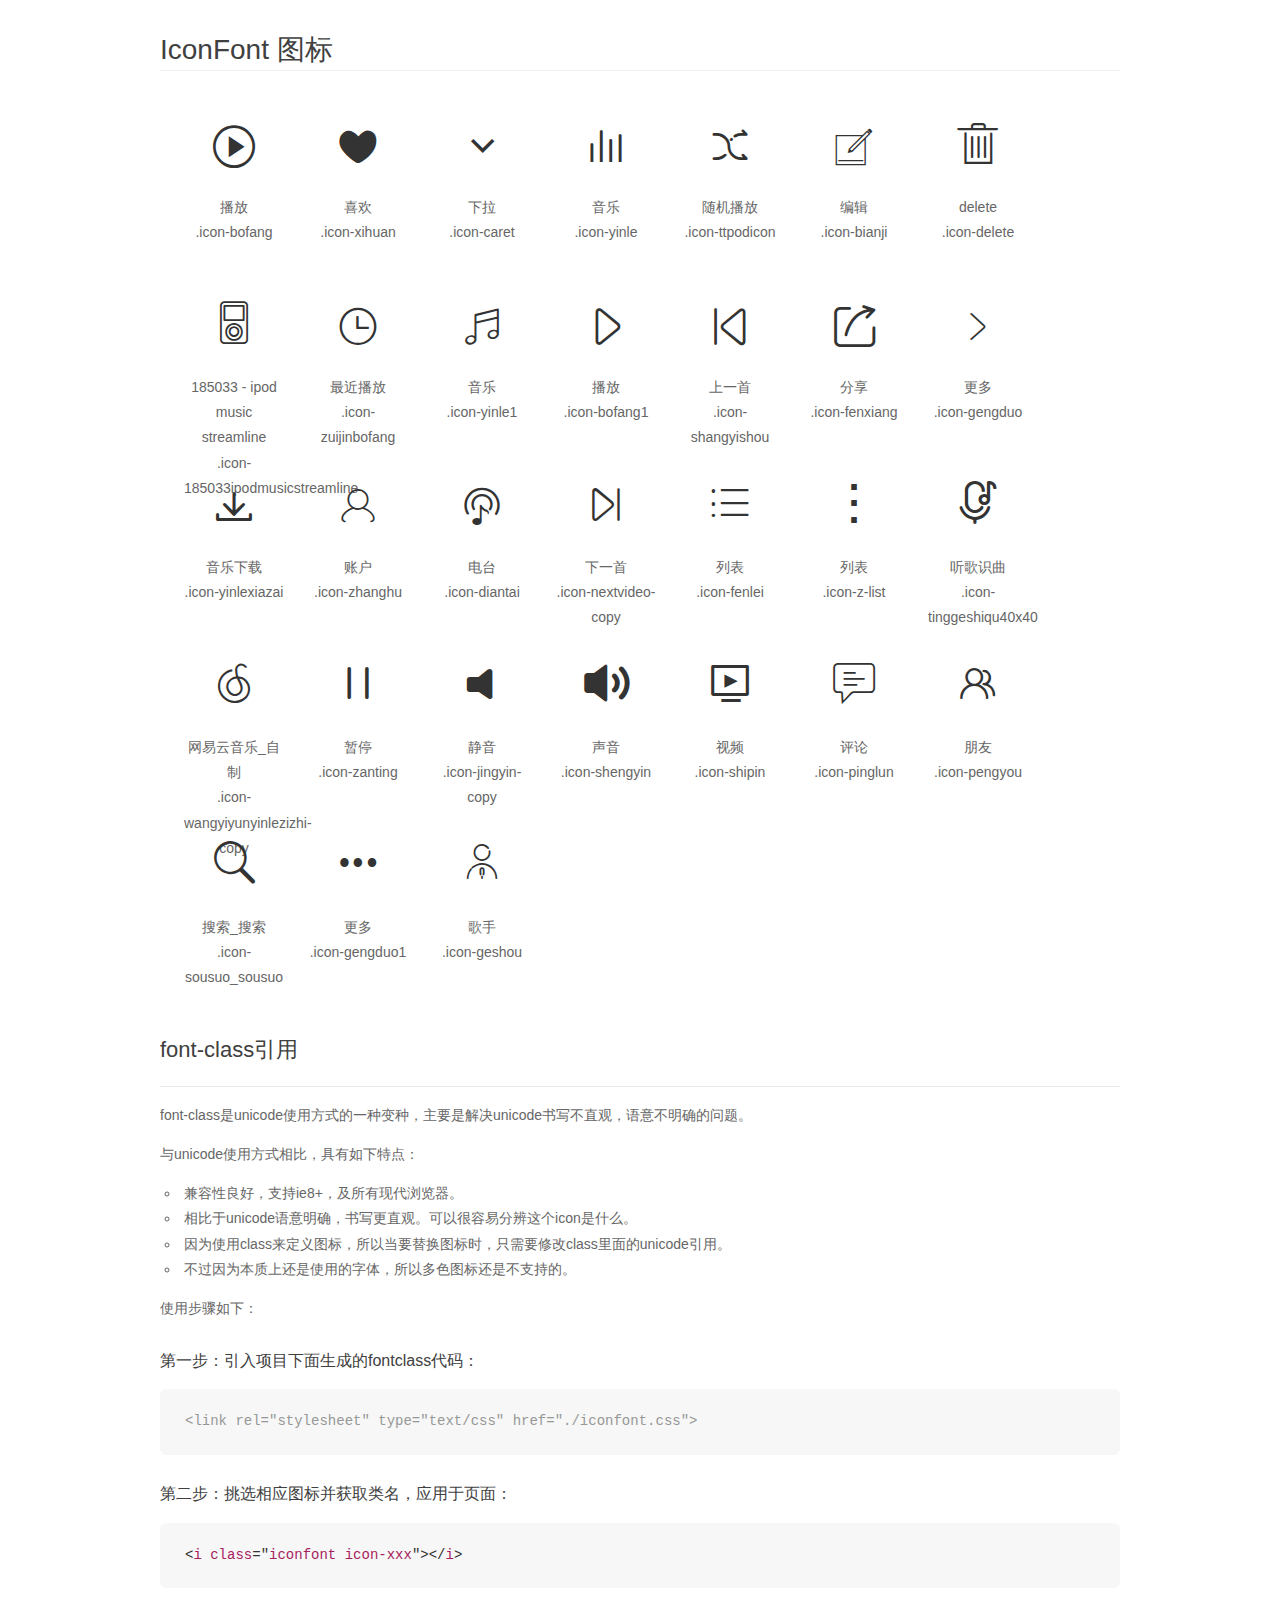
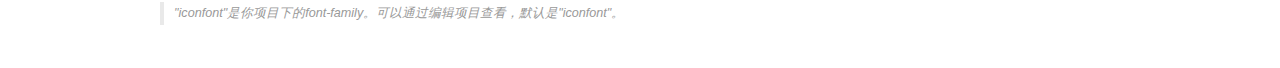
<file: font/demo_fontclass.html>
<!DOCTYPE html>
<html>
<head>
    <meta charset="utf-8"/>
    <title>IconFont</title>
    <link rel="stylesheet" href="demo.css">
    <link rel="stylesheet" href="iconfont.css">
</head>
<body>
    <div class="main markdown">
        <h1>IconFont 图标</h1>
        <ul class="icon_lists clear">
            
                <li>
                <i class="icon iconfont icon-bofang"></i>
                    <div class="name">播放</div>
                    <div class="fontclass">.icon-bofang</div>
                </li>
            
                <li>
                <i class="icon iconfont icon-xihuan"></i>
                    <div class="name">喜欢</div>
                    <div class="fontclass">.icon-xihuan</div>
                </li>
            
                <li>
                <i class="icon iconfont icon-caret"></i>
                    <div class="name">下拉</div>
                    <div class="fontclass">.icon-caret</div>
                </li>
            
                <li>
                <i class="icon iconfont icon-yinle"></i>
                    <div class="name">音乐</div>
                    <div class="fontclass">.icon-yinle</div>
                </li>
            
                <li>
                <i class="icon iconfont icon-ttpodicon"></i>
                    <div class="name">随机播放</div>
                    <div class="fontclass">.icon-ttpodicon</div>
                </li>
            
                <li>
                <i class="icon iconfont icon-bianji"></i>
                    <div class="name">编辑</div>
                    <div class="fontclass">.icon-bianji</div>
                </li>
            
                <li>
                <i class="icon iconfont icon-delete"></i>
                    <div class="name">delete</div>
                    <div class="fontclass">.icon-delete</div>
                </li>
            
                <li>
                <i class="icon iconfont icon-185033ipodmusicstreamline"></i>
                    <div class="name">185033 - ipod music streamline</div>
                    <div class="fontclass">.icon-185033ipodmusicstreamline</div>
                </li>
            
                <li>
                <i class="icon iconfont icon-zuijinbofang"></i>
                    <div class="name">最近播放</div>
                    <div class="fontclass">.icon-zuijinbofang</div>
                </li>
            
                <li>
                <i class="icon iconfont icon-yinle1"></i>
                    <div class="name">音乐</div>
                    <div class="fontclass">.icon-yinle1</div>
                </li>
            
                <li>
                <i class="icon iconfont icon-bofang1"></i>
                    <div class="name">播放</div>
                    <div class="fontclass">.icon-bofang1</div>
                </li>
            
                <li>
                <i class="icon iconfont icon-shangyishou"></i>
                    <div class="name">上一首</div>
                    <div class="fontclass">.icon-shangyishou</div>
                </li>
            
                <li>
                <i class="icon iconfont icon-fenxiang"></i>
                    <div class="name">分享</div>
                    <div class="fontclass">.icon-fenxiang</div>
                </li>
            
                <li>
                <i class="icon iconfont icon-gengduo"></i>
                    <div class="name">更多</div>
                    <div class="fontclass">.icon-gengduo</div>
                </li>
            
                <li>
                <i class="icon iconfont icon-yinlexiazai"></i>
                    <div class="name">音乐下载</div>
                    <div class="fontclass">.icon-yinlexiazai</div>
                </li>
            
                <li>
                <i class="icon iconfont icon-zhanghu"></i>
                    <div class="name">账户</div>
                    <div class="fontclass">.icon-zhanghu</div>
                </li>
            
                <li>
                <i class="icon iconfont icon-diantai"></i>
                    <div class="name">电台</div>
                    <div class="fontclass">.icon-diantai</div>
                </li>
            
                <li>
                <i class="icon iconfont icon-nextvideo-copy"></i>
                    <div class="name">下一首</div>
                    <div class="fontclass">.icon-nextvideo-copy</div>
                </li>
            
                <li>
                <i class="icon iconfont icon-fenlei"></i>
                    <div class="name">列表</div>
                    <div class="fontclass">.icon-fenlei</div>
                </li>
            
                <li>
                <i class="icon iconfont icon-z-list"></i>
                    <div class="name">列表</div>
                    <div class="fontclass">.icon-z-list</div>
                </li>
            
                <li>
                <i class="icon iconfont icon-tinggeshiqu40x40"></i>
                    <div class="name">听歌识曲</div>
                    <div class="fontclass">.icon-tinggeshiqu40x40</div>
                </li>
            
                <li>
                <i class="icon iconfont icon-wangyiyunyinlezizhi-copy"></i>
                    <div class="name">网易云音乐_自制</div>
                    <div class="fontclass">.icon-wangyiyunyinlezizhi-copy</div>
                </li>
            
                <li>
                <i class="icon iconfont icon-zanting"></i>
                    <div class="name">暂停</div>
                    <div class="fontclass">.icon-zanting</div>
                </li>
            
                <li>
                <i class="icon iconfont icon-jingyin-copy"></i>
                    <div class="name">静音</div>
                    <div class="fontclass">.icon-jingyin-copy</div>
                </li>
            
                <li>
                <i class="icon iconfont icon-shengyin"></i>
                    <div class="name">声音</div>
                    <div class="fontclass">.icon-shengyin</div>
                </li>
            
                <li>
                <i class="icon iconfont icon-shipin"></i>
                    <div class="name">视频</div>
                    <div class="fontclass">.icon-shipin</div>
                </li>
            
                <li>
                <i class="icon iconfont icon-pinglun"></i>
                    <div class="name">评论</div>
                    <div class="fontclass">.icon-pinglun</div>
                </li>
            
                <li>
                <i class="icon iconfont icon-pengyou"></i>
                    <div class="name">朋友</div>
                    <div class="fontclass">.icon-pengyou</div>
                </li>
            
                <li>
                <i class="icon iconfont icon-sousuo_sousuo"></i>
                    <div class="name">搜索_搜索</div>
                    <div class="fontclass">.icon-sousuo_sousuo</div>
                </li>
            
                <li>
                <i class="icon iconfont icon-gengduo1"></i>
                    <div class="name">更多</div>
                    <div class="fontclass">.icon-gengduo1</div>
                </li>
            
                <li>
                <i class="icon iconfont icon-geshou"></i>
                    <div class="name">歌手</div>
                    <div class="fontclass">.icon-geshou</div>
                </li>
            
        </ul>

        <h2 id="font-class-">font-class引用</h2>
        <hr>

        <p>font-class是unicode使用方式的一种变种，主要是解决unicode书写不直观，语意不明确的问题。</p>
        <p>与unicode使用方式相比，具有如下特点：</p>
        <ul>
        <li>兼容性良好，支持ie8+，及所有现代浏览器。</li>
        <li>相比于unicode语意明确，书写更直观。可以很容易分辨这个icon是什么。</li>
        <li>因为使用class来定义图标，所以当要替换图标时，只需要修改class里面的unicode引用。</li>
        <li>不过因为本质上还是使用的字体，所以多色图标还是不支持的。</li>
        </ul>
        <p>使用步骤如下：</p>
        <h3 id="-fontclass-">第一步：引入项目下面生成的fontclass代码：</h3>


        <pre><code class="lang-js hljs javascript"><span class="hljs-comment">&lt;link rel="stylesheet" type="text/css" href="./iconfont.css"&gt;</span></code></pre>
        <h3 id="-">第二步：挑选相应图标并获取类名，应用于页面：</h3>
        <pre><code class="lang-css hljs">&lt;<span class="hljs-selector-tag">i</span> <span class="hljs-selector-tag">class</span>="<span class="hljs-selector-tag">iconfont</span> <span class="hljs-selector-tag">icon-xxx</span>"&gt;&lt;/<span class="hljs-selector-tag">i</span>&gt;</code></pre>
        <blockquote>
        <p>"iconfont"是你项目下的font-family。可以通过编辑项目查看，默认是"iconfont"。</p>
        </blockquote>
    </div>
</body>
</html>
</file>
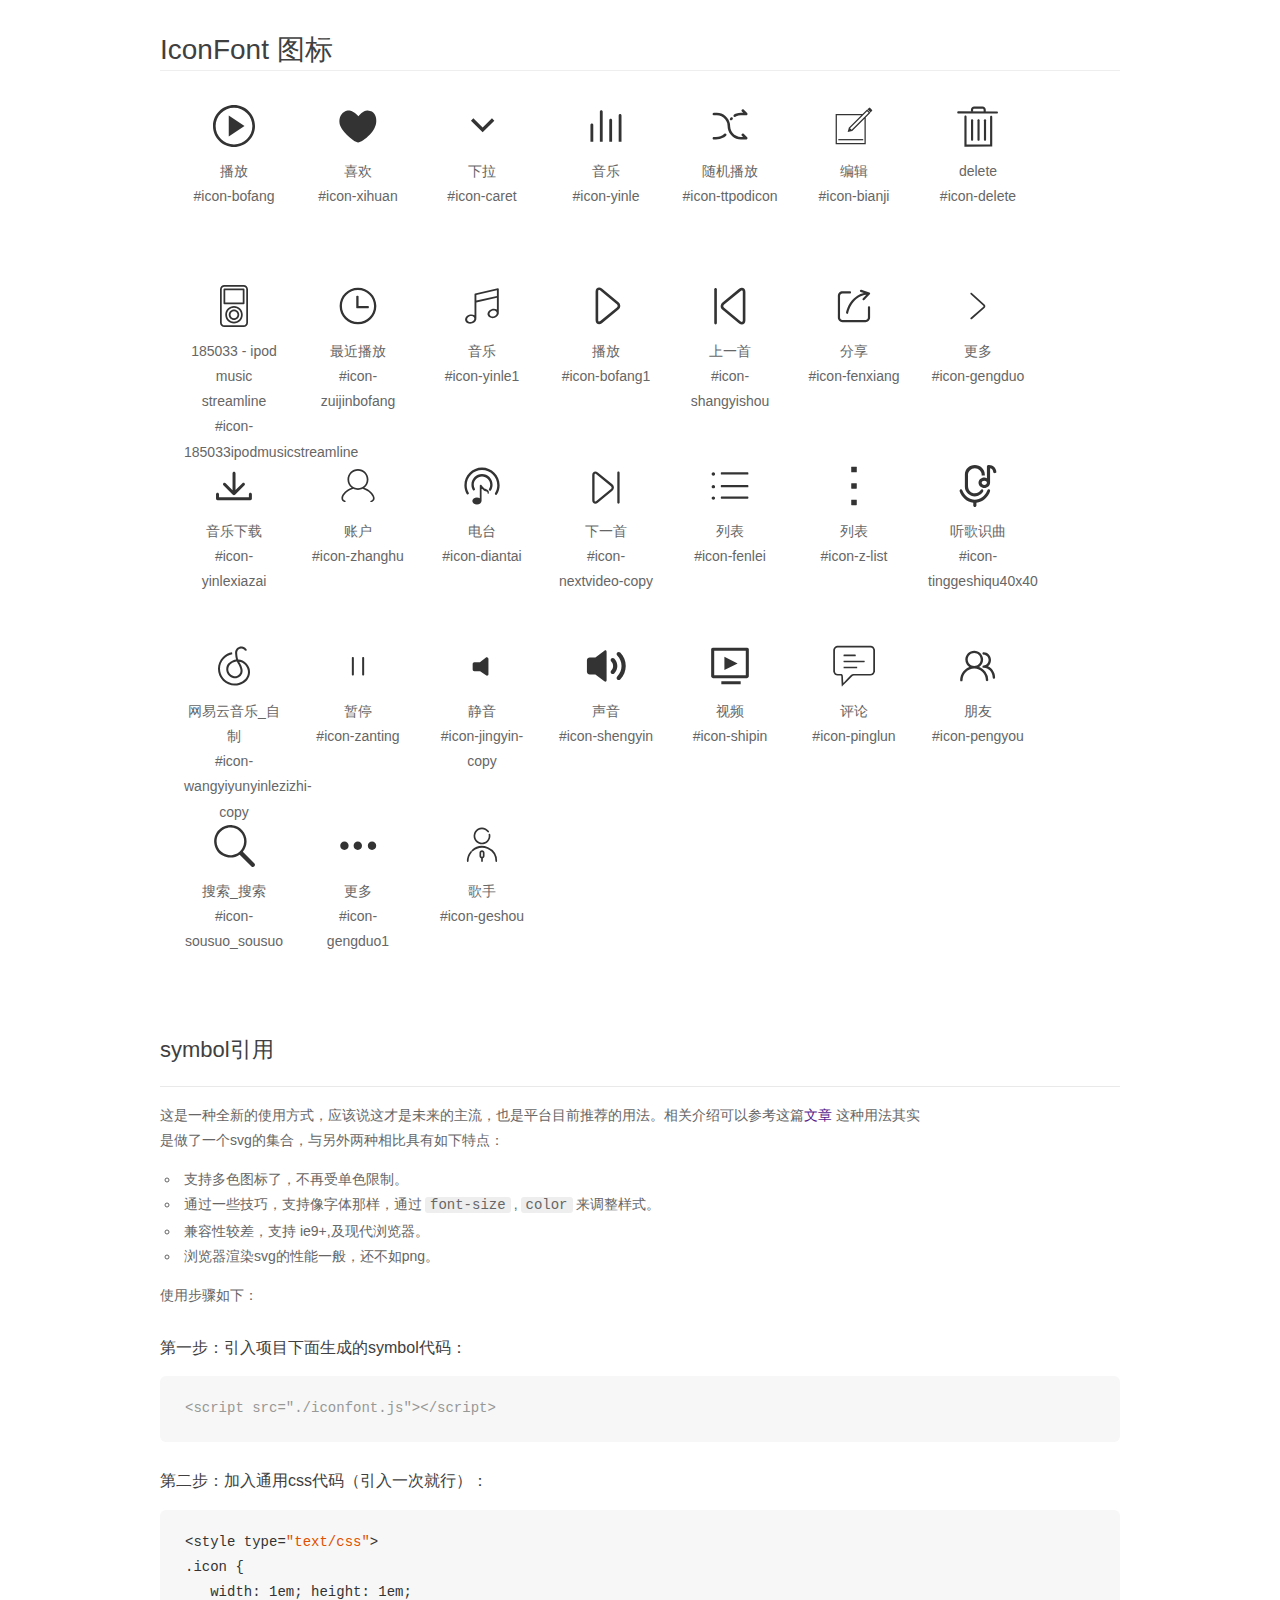
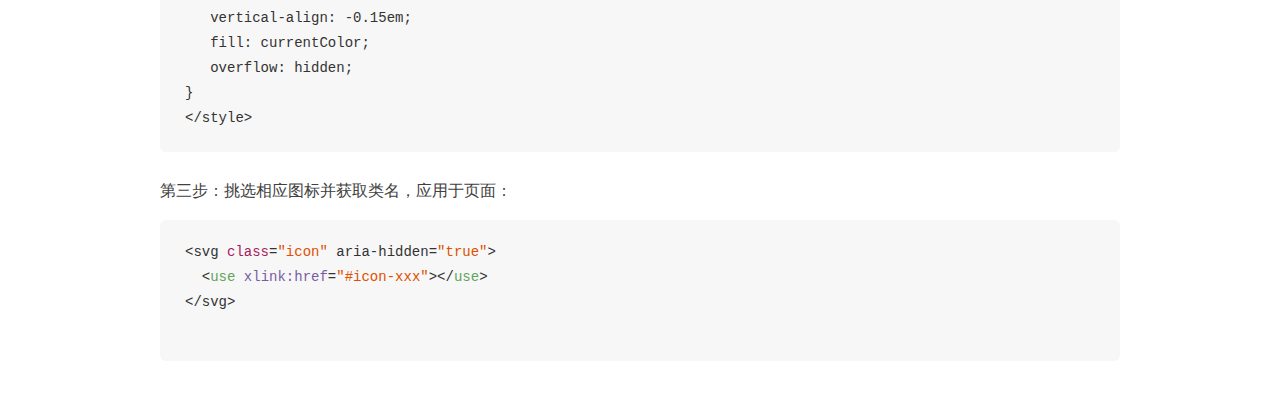
<file: font/demo_symbol.html>
<!DOCTYPE html>
<html>
<head>
    <meta charset="utf-8"/>
    <title>IconFont</title>
    <link rel="stylesheet" href="demo.css">
    <script src="iconfont.js"></script>

    <style type="text/css">
        .icon {
          /* 通过设置 font-size 来改变图标大小 */
          width: 1em; height: 1em;
          /* 图标和文字相邻时，垂直对齐 */
          vertical-align: -0.15em;
          /* 通过设置 color 来改变 SVG 的颜色/fill */
          fill: currentColor;
          /* path 和 stroke 溢出 viewBox 部分在 IE 下会显示
             normalize.css 中也包含这行 */
          overflow: hidden;
        }

    </style>
</head>
<body>
    <div class="main markdown">
        <h1>IconFont 图标</h1>
        <ul class="icon_lists clear">
            
                <li>
                    <svg class="icon" aria-hidden="true">
                        <use xlink:href="#icon-bofang"></use>
                    </svg>
                    <div class="name">播放</div>
                    <div class="fontclass">#icon-bofang</div>
                </li>
            
                <li>
                    <svg class="icon" aria-hidden="true">
                        <use xlink:href="#icon-xihuan"></use>
                    </svg>
                    <div class="name">喜欢</div>
                    <div class="fontclass">#icon-xihuan</div>
                </li>
            
                <li>
                    <svg class="icon" aria-hidden="true">
                        <use xlink:href="#icon-caret"></use>
                    </svg>
                    <div class="name">下拉</div>
                    <div class="fontclass">#icon-caret</div>
                </li>
            
                <li>
                    <svg class="icon" aria-hidden="true">
                        <use xlink:href="#icon-yinle"></use>
                    </svg>
                    <div class="name">音乐</div>
                    <div class="fontclass">#icon-yinle</div>
                </li>
            
                <li>
                    <svg class="icon" aria-hidden="true">
                        <use xlink:href="#icon-ttpodicon"></use>
                    </svg>
                    <div class="name">随机播放</div>
                    <div class="fontclass">#icon-ttpodicon</div>
                </li>
            
                <li>
                    <svg class="icon" aria-hidden="true">
                        <use xlink:href="#icon-bianji"></use>
                    </svg>
                    <div class="name">编辑</div>
                    <div class="fontclass">#icon-bianji</div>
                </li>
            
                <li>
                    <svg class="icon" aria-hidden="true">
                        <use xlink:href="#icon-delete"></use>
                    </svg>
                    <div class="name">delete</div>
                    <div class="fontclass">#icon-delete</div>
                </li>
            
                <li>
                    <svg class="icon" aria-hidden="true">
                        <use xlink:href="#icon-185033ipodmusicstreamline"></use>
                    </svg>
                    <div class="name">185033 - ipod music streamline</div>
                    <div class="fontclass">#icon-185033ipodmusicstreamline</div>
                </li>
            
                <li>
                    <svg class="icon" aria-hidden="true">
                        <use xlink:href="#icon-zuijinbofang"></use>
                    </svg>
                    <div class="name">最近播放</div>
                    <div class="fontclass">#icon-zuijinbofang</div>
                </li>
            
                <li>
                    <svg class="icon" aria-hidden="true">
                        <use xlink:href="#icon-yinle1"></use>
                    </svg>
                    <div class="name">音乐</div>
                    <div class="fontclass">#icon-yinle1</div>
                </li>
            
                <li>
                    <svg class="icon" aria-hidden="true">
                        <use xlink:href="#icon-bofang1"></use>
                    </svg>
                    <div class="name">播放</div>
                    <div class="fontclass">#icon-bofang1</div>
                </li>
            
                <li>
                    <svg class="icon" aria-hidden="true">
                        <use xlink:href="#icon-shangyishou"></use>
                    </svg>
                    <div class="name">上一首</div>
                    <div class="fontclass">#icon-shangyishou</div>
                </li>
            
                <li>
                    <svg class="icon" aria-hidden="true">
                        <use xlink:href="#icon-fenxiang"></use>
                    </svg>
                    <div class="name">分享</div>
                    <div class="fontclass">#icon-fenxiang</div>
                </li>
            
                <li>
                    <svg class="icon" aria-hidden="true">
                        <use xlink:href="#icon-gengduo"></use>
                    </svg>
                    <div class="name">更多</div>
                    <div class="fontclass">#icon-gengduo</div>
                </li>
            
                <li>
                    <svg class="icon" aria-hidden="true">
                        <use xlink:href="#icon-yinlexiazai"></use>
                    </svg>
                    <div class="name">音乐下载</div>
                    <div class="fontclass">#icon-yinlexiazai</div>
                </li>
            
                <li>
                    <svg class="icon" aria-hidden="true">
                        <use xlink:href="#icon-zhanghu"></use>
                    </svg>
                    <div class="name">账户</div>
                    <div class="fontclass">#icon-zhanghu</div>
                </li>
            
                <li>
                    <svg class="icon" aria-hidden="true">
                        <use xlink:href="#icon-diantai"></use>
                    </svg>
                    <div class="name">电台</div>
                    <div class="fontclass">#icon-diantai</div>
                </li>
            
                <li>
                    <svg class="icon" aria-hidden="true">
                        <use xlink:href="#icon-nextvideo-copy"></use>
                    </svg>
                    <div class="name">下一首</div>
                    <div class="fontclass">#icon-nextvideo-copy</div>
                </li>
            
                <li>
                    <svg class="icon" aria-hidden="true">
                        <use xlink:href="#icon-fenlei"></use>
                    </svg>
                    <div class="name">列表</div>
                    <div class="fontclass">#icon-fenlei</div>
                </li>
            
                <li>
                    <svg class="icon" aria-hidden="true">
                        <use xlink:href="#icon-z-list"></use>
                    </svg>
                    <div class="name">列表</div>
                    <div class="fontclass">#icon-z-list</div>
                </li>
            
                <li>
                    <svg class="icon" aria-hidden="true">
                        <use xlink:href="#icon-tinggeshiqu40x40"></use>
                    </svg>
                    <div class="name">听歌识曲</div>
                    <div class="fontclass">#icon-tinggeshiqu40x40</div>
                </li>
            
                <li>
                    <svg class="icon" aria-hidden="true">
                        <use xlink:href="#icon-wangyiyunyinlezizhi-copy"></use>
                    </svg>
                    <div class="name">网易云音乐_自制</div>
                    <div class="fontclass">#icon-wangyiyunyinlezizhi-copy</div>
                </li>
            
                <li>
                    <svg class="icon" aria-hidden="true">
                        <use xlink:href="#icon-zanting"></use>
                    </svg>
                    <div class="name">暂停</div>
                    <div class="fontclass">#icon-zanting</div>
                </li>
            
                <li>
                    <svg class="icon" aria-hidden="true">
                        <use xlink:href="#icon-jingyin-copy"></use>
                    </svg>
                    <div class="name">静音</div>
                    <div class="fontclass">#icon-jingyin-copy</div>
                </li>
            
                <li>
                    <svg class="icon" aria-hidden="true">
                        <use xlink:href="#icon-shengyin"></use>
                    </svg>
                    <div class="name">声音</div>
                    <div class="fontclass">#icon-shengyin</div>
                </li>
            
                <li>
                    <svg class="icon" aria-hidden="true">
                        <use xlink:href="#icon-shipin"></use>
                    </svg>
                    <div class="name">视频</div>
                    <div class="fontclass">#icon-shipin</div>
                </li>
            
                <li>
                    <svg class="icon" aria-hidden="true">
                        <use xlink:href="#icon-pinglun"></use>
                    </svg>
                    <div class="name">评论</div>
                    <div class="fontclass">#icon-pinglun</div>
                </li>
            
                <li>
                    <svg class="icon" aria-hidden="true">
                        <use xlink:href="#icon-pengyou"></use>
                    </svg>
                    <div class="name">朋友</div>
                    <div class="fontclass">#icon-pengyou</div>
                </li>
            
                <li>
                    <svg class="icon" aria-hidden="true">
                        <use xlink:href="#icon-sousuo_sousuo"></use>
                    </svg>
                    <div class="name">搜索_搜索</div>
                    <div class="fontclass">#icon-sousuo_sousuo</div>
                </li>
            
                <li>
                    <svg class="icon" aria-hidden="true">
                        <use xlink:href="#icon-gengduo1"></use>
                    </svg>
                    <div class="name">更多</div>
                    <div class="fontclass">#icon-gengduo1</div>
                </li>
            
                <li>
                    <svg class="icon" aria-hidden="true">
                        <use xlink:href="#icon-geshou"></use>
                    </svg>
                    <div class="name">歌手</div>
                    <div class="fontclass">#icon-geshou</div>
                </li>
            
        </ul>


        <h2 id="symbol-">symbol引用</h2>
        <hr>

        <p>这是一种全新的使用方式，应该说这才是未来的主流，也是平台目前推荐的用法。相关介绍可以参考这篇<a href="">文章</a>
        这种用法其实是做了一个svg的集合，与另外两种相比具有如下特点：</p>
        <ul>
          <li>支持多色图标了，不再受单色限制。</li>
          <li>通过一些技巧，支持像字体那样，通过<code>font-size</code>,<code>color</code>来调整样式。</li>
          <li>兼容性较差，支持 ie9+,及现代浏览器。</li>
          <li>浏览器渲染svg的性能一般，还不如png。</li>
        </ul>
        <p>使用步骤如下：</p>
        <h3 id="-symbol-">第一步：引入项目下面生成的symbol代码：</h3>
        <pre><code class="lang-js hljs javascript"><span class="hljs-comment">&lt;script src="./iconfont.js"&gt;&lt;/script&gt;</span></code></pre>
        <h3 id="-css-">第二步：加入通用css代码（引入一次就行）：</h3>
        <pre><code class="lang-js hljs javascript">&lt;style type=<span class="hljs-string">"text/css"</span>&gt;
.icon {
   width: <span class="hljs-number">1</span>em; height: <span class="hljs-number">1</span>em;
   vertical-align: <span class="hljs-number">-0.15</span>em;
   fill: currentColor;
   overflow: hidden;
}
&lt;<span class="hljs-regexp">/style&gt;</span></code></pre>
        <h3 id="-">第三步：挑选相应图标并获取类名，应用于页面：</h3>
        <pre><code class="lang-js hljs javascript">&lt;svg <span class="hljs-class"><span class="hljs-keyword">class</span></span>=<span class="hljs-string">"icon"</span> aria-hidden=<span class="hljs-string">"true"</span>&gt;<span class="xml"><span class="hljs-tag">
  &lt;<span class="hljs-name">use</span> <span class="hljs-attr">xlink:href</span>=<span class="hljs-string">"#icon-xxx"</span>&gt;</span><span class="hljs-tag">&lt;/<span class="hljs-name">use</span>&gt;</span>
</span>&lt;<span class="hljs-regexp">/svg&gt;
        </span></code></pre>
    </div>
</body>
</html>
</file>
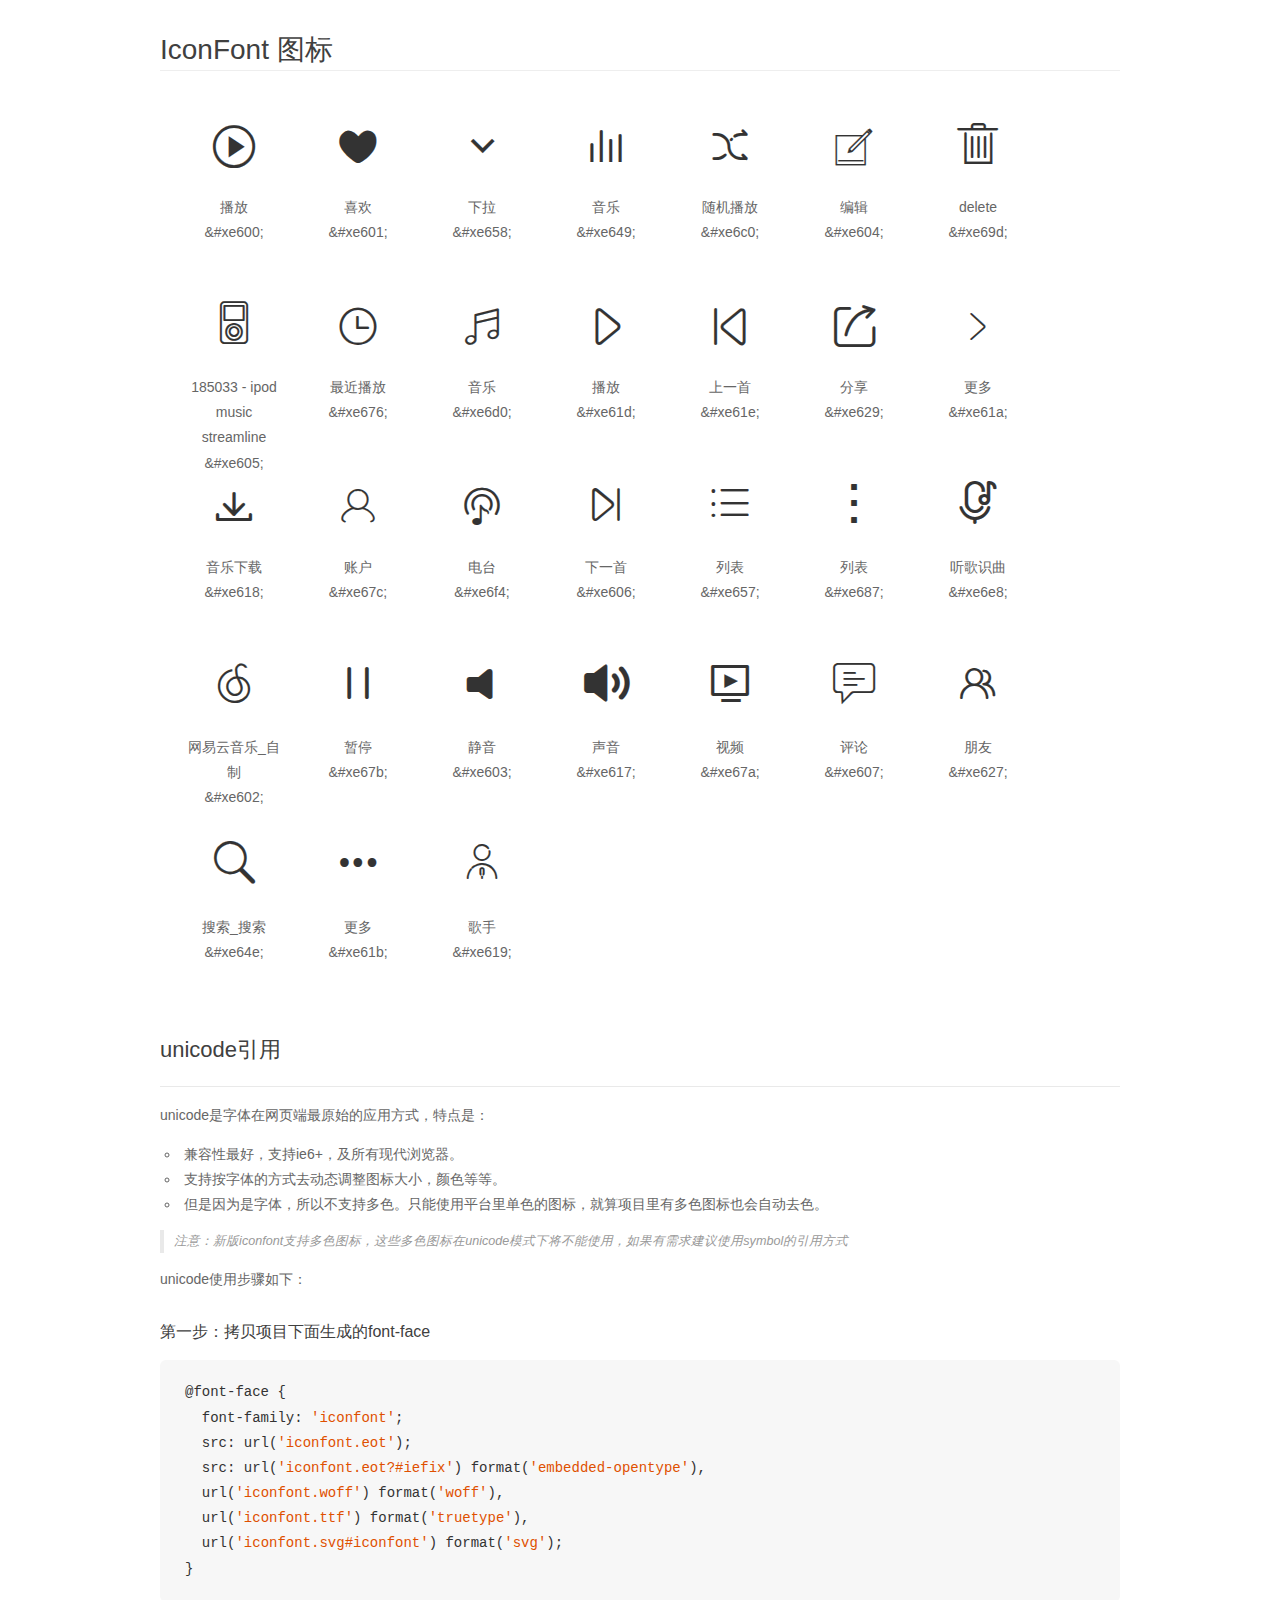
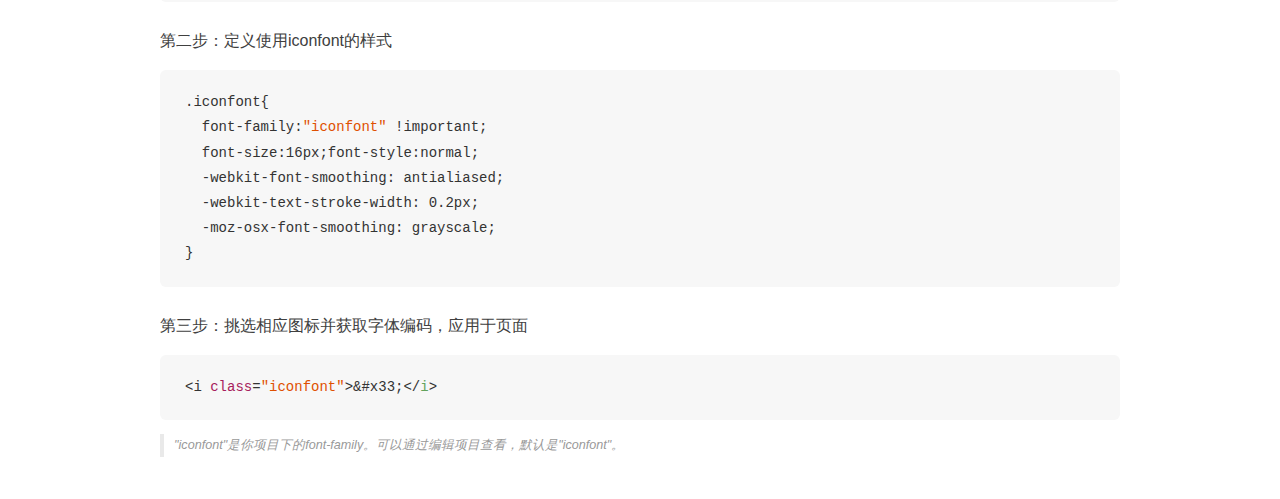
<file: font/demo_unicode.html>
<!DOCTYPE html>
<html>
<head>
    <meta charset="utf-8"/>
    <title>IconFont</title>
    <link rel="stylesheet" href="demo.css">

    <style type="text/css">

        @font-face {font-family: "iconfont";
          src: url('iconfont.eot'); /* IE9*/
          src: url('iconfont.eot#iefix') format('embedded-opentype'), /* IE6-IE8 */
          url('iconfont.woff') format('woff'), /* chrome, firefox */
          url('iconfont.ttf') format('truetype'), /* chrome, firefox, opera, Safari, Android, iOS 4.2+*/
          url('iconfont.svg#iconfont') format('svg'); /* iOS 4.1- */
        }

        .iconfont {
          font-family:"iconfont" !important;
          font-size:16px;
          font-style:normal;
          -webkit-font-smoothing: antialiased;
          -webkit-text-stroke-width: 0.2px;
          -moz-osx-font-smoothing: grayscale;
        }

    </style>
</head>
<body>
    <div class="main markdown">
        <h1>IconFont 图标</h1>
        <ul class="icon_lists clear">
            
                <li>
                <i class="icon iconfont">&#xe600;</i>
                    <div class="name">播放</div>
                    <div class="code">&amp;#xe600;</div>
                </li>
            
                <li>
                <i class="icon iconfont">&#xe601;</i>
                    <div class="name">喜欢</div>
                    <div class="code">&amp;#xe601;</div>
                </li>
            
                <li>
                <i class="icon iconfont">&#xe658;</i>
                    <div class="name">下拉</div>
                    <div class="code">&amp;#xe658;</div>
                </li>
            
                <li>
                <i class="icon iconfont">&#xe649;</i>
                    <div class="name">音乐</div>
                    <div class="code">&amp;#xe649;</div>
                </li>
            
                <li>
                <i class="icon iconfont">&#xe6c0;</i>
                    <div class="name">随机播放</div>
                    <div class="code">&amp;#xe6c0;</div>
                </li>
            
                <li>
                <i class="icon iconfont">&#xe604;</i>
                    <div class="name">编辑</div>
                    <div class="code">&amp;#xe604;</div>
                </li>
            
                <li>
                <i class="icon iconfont">&#xe69d;</i>
                    <div class="name">delete</div>
                    <div class="code">&amp;#xe69d;</div>
                </li>
            
                <li>
                <i class="icon iconfont">&#xe605;</i>
                    <div class="name">185033 - ipod music streamline</div>
                    <div class="code">&amp;#xe605;</div>
                </li>
            
                <li>
                <i class="icon iconfont">&#xe676;</i>
                    <div class="name">最近播放</div>
                    <div class="code">&amp;#xe676;</div>
                </li>
            
                <li>
                <i class="icon iconfont">&#xe6d0;</i>
                    <div class="name">音乐</div>
                    <div class="code">&amp;#xe6d0;</div>
                </li>
            
                <li>
                <i class="icon iconfont">&#xe61d;</i>
                    <div class="name">播放</div>
                    <div class="code">&amp;#xe61d;</div>
                </li>
            
                <li>
                <i class="icon iconfont">&#xe61e;</i>
                    <div class="name">上一首</div>
                    <div class="code">&amp;#xe61e;</div>
                </li>
            
                <li>
                <i class="icon iconfont">&#xe629;</i>
                    <div class="name">分享</div>
                    <div class="code">&amp;#xe629;</div>
                </li>
            
                <li>
                <i class="icon iconfont">&#xe61a;</i>
                    <div class="name">更多</div>
                    <div class="code">&amp;#xe61a;</div>
                </li>
            
                <li>
                <i class="icon iconfont">&#xe618;</i>
                    <div class="name">音乐下载</div>
                    <div class="code">&amp;#xe618;</div>
                </li>
            
                <li>
                <i class="icon iconfont">&#xe67c;</i>
                    <div class="name">账户</div>
                    <div class="code">&amp;#xe67c;</div>
                </li>
            
                <li>
                <i class="icon iconfont">&#xe6f4;</i>
                    <div class="name">电台</div>
                    <div class="code">&amp;#xe6f4;</div>
                </li>
            
                <li>
                <i class="icon iconfont">&#xe606;</i>
                    <div class="name">下一首</div>
                    <div class="code">&amp;#xe606;</div>
                </li>
            
                <li>
                <i class="icon iconfont">&#xe657;</i>
                    <div class="name">列表</div>
                    <div class="code">&amp;#xe657;</div>
                </li>
            
                <li>
                <i class="icon iconfont">&#xe687;</i>
                    <div class="name">列表</div>
                    <div class="code">&amp;#xe687;</div>
                </li>
            
                <li>
                <i class="icon iconfont">&#xe6e8;</i>
                    <div class="name">听歌识曲</div>
                    <div class="code">&amp;#xe6e8;</div>
                </li>
            
                <li>
                <i class="icon iconfont">&#xe602;</i>
                    <div class="name">网易云音乐_自制</div>
                    <div class="code">&amp;#xe602;</div>
                </li>
            
                <li>
                <i class="icon iconfont">&#xe67b;</i>
                    <div class="name">暂停</div>
                    <div class="code">&amp;#xe67b;</div>
                </li>
            
                <li>
                <i class="icon iconfont">&#xe603;</i>
                    <div class="name">静音</div>
                    <div class="code">&amp;#xe603;</div>
                </li>
            
                <li>
                <i class="icon iconfont">&#xe617;</i>
                    <div class="name">声音</div>
                    <div class="code">&amp;#xe617;</div>
                </li>
            
                <li>
                <i class="icon iconfont">&#xe67a;</i>
                    <div class="name">视频</div>
                    <div class="code">&amp;#xe67a;</div>
                </li>
            
                <li>
                <i class="icon iconfont">&#xe607;</i>
                    <div class="name">评论</div>
                    <div class="code">&amp;#xe607;</div>
                </li>
            
                <li>
                <i class="icon iconfont">&#xe627;</i>
                    <div class="name">朋友</div>
                    <div class="code">&amp;#xe627;</div>
                </li>
            
                <li>
                <i class="icon iconfont">&#xe64e;</i>
                    <div class="name">搜索_搜索</div>
                    <div class="code">&amp;#xe64e;</div>
                </li>
            
                <li>
                <i class="icon iconfont">&#xe61b;</i>
                    <div class="name">更多</div>
                    <div class="code">&amp;#xe61b;</div>
                </li>
            
                <li>
                <i class="icon iconfont">&#xe619;</i>
                    <div class="name">歌手</div>
                    <div class="code">&amp;#xe619;</div>
                </li>
            
        </ul>
        <h2 id="unicode-">unicode引用</h2>
        <hr>

        <p>unicode是字体在网页端最原始的应用方式，特点是：</p>
        <ul>
        <li>兼容性最好，支持ie6+，及所有现代浏览器。</li>
        <li>支持按字体的方式去动态调整图标大小，颜色等等。</li>
        <li>但是因为是字体，所以不支持多色。只能使用平台里单色的图标，就算项目里有多色图标也会自动去色。</li>
        </ul>
        <blockquote>
        <p>注意：新版iconfont支持多色图标，这些多色图标在unicode模式下将不能使用，如果有需求建议使用symbol的引用方式</p>
        </blockquote>
        <p>unicode使用步骤如下：</p>
        <h3 id="-font-face">第一步：拷贝项目下面生成的font-face</h3>
        <pre><code class="lang-js hljs javascript">@font-face {
  font-family: <span class="hljs-string">'iconfont'</span>;
  src: url(<span class="hljs-string">'iconfont.eot'</span>);
  src: url(<span class="hljs-string">'iconfont.eot?#iefix'</span>) format(<span class="hljs-string">'embedded-opentype'</span>),
  url(<span class="hljs-string">'iconfont.woff'</span>) format(<span class="hljs-string">'woff'</span>),
  url(<span class="hljs-string">'iconfont.ttf'</span>) format(<span class="hljs-string">'truetype'</span>),
  url(<span class="hljs-string">'iconfont.svg#iconfont'</span>) format(<span class="hljs-string">'svg'</span>);
}
</code></pre>
        <h3 id="-iconfont-">第二步：定义使用iconfont的样式</h3>
        <pre><code class="lang-js hljs javascript">.iconfont{
  font-family:<span class="hljs-string">"iconfont"</span> !important;
  font-size:<span class="hljs-number">16</span>px;font-style:normal;
  -webkit-font-smoothing: antialiased;
  -webkit-text-stroke-width: <span class="hljs-number">0.2</span>px;
  -moz-osx-font-smoothing: grayscale;
}
</code></pre>
        <h3 id="-">第三步：挑选相应图标并获取字体编码，应用于页面</h3>
        <pre><code class="lang-js hljs javascript">&lt;i <span class="hljs-class"><span class="hljs-keyword">class</span></span>=<span class="hljs-string">"iconfont"</span>&gt;&amp;#x33;<span class="xml"><span class="hljs-tag">&lt;/<span class="hljs-name">i</span>&gt;</span></span></code></pre>

        <blockquote>
        <p>"iconfont"是你项目下的font-family。可以通过编辑项目查看，默认是"iconfont"。</p>
        </blockquote>
    </div>


</body>
</html>
</file>
<file: font/iconfont.css>
@font-face {font-family: "iconfont";
  src: url('iconfont.eot?t=1490092971353'); /* IE9*/
  src: url('iconfont.eot?t=1490092971353#iefix') format('embedded-opentype'), /* IE6-IE8 */
  url('iconfont.woff?t=1490092971353') format('woff'), /* chrome, firefox */
  url('iconfont.ttf?t=1490092971353') format('truetype'), /* chrome, firefox, opera, Safari, Android, iOS 4.2+*/
  url('iconfont.svg?t=1490092971353#iconfont') format('svg'); /* iOS 4.1- */
}

.iconfont {
  font-family:"iconfont" !important;
  font-size:16px;
  font-style:normal;
  -webkit-font-smoothing: antialiased;
  -moz-osx-font-smoothing: grayscale;
}

.icon-bofang:before { content: "\e600"; }

.icon-xihuan:before { content: "\e601"; }

.icon-caret:before { content: "\e658"; }

.icon-yinle:before { content: "\e649"; }

.icon-ttpodicon:before { content: "\e6c0"; }

.icon-bianji:before { content: "\e604"; }

.icon-delete:before { content: "\e69d"; }

.icon-185033ipodmusicstreamline:before { content: "\e605"; }

.icon-zuijinbofang:before { content: "\e676"; }

.icon-yinle1:before { content: "\e6d0"; }

.icon-bofang1:before { content: "\e61d"; }

.icon-shangyishou:before { content: "\e61e"; }

.icon-fenxiang:before { content: "\e629"; }

.icon-gengduo:before { content: "\e61a"; }

.icon-yinlexiazai:before { content: "\e618"; }

.icon-zhanghu:before { content: "\e67c"; }

.icon-diantai:before { content: "\e6f4"; }

.icon-nextvideo-copy:before { content: "\e606"; }

.icon-fenlei:before { content: "\e657"; }

.icon-z-list:before { content: "\e687"; }

.icon-tinggeshiqu40x40:before { content: "\e6e8"; }

.icon-wangyiyunyinlezizhi-copy:before { content: "\e602"; }

.icon-zanting:before { content: "\e67b"; }

.icon-jingyin-copy:before { content: "\e603"; }

.icon-shengyin:before { content: "\e617"; }

.icon-shipin:before { content: "\e67a"; }

.icon-pinglun:before { content: "\e607"; }

.icon-pengyou:before { content: "\e627"; }

.icon-sousuo_sousuo:before { content: "\e64e"; }

.icon-gengduo1:before { content: "\e61b"; }

.icon-geshou:before { content: "\e619"; }
</file>
<file: font/demo.css>
*{margin: 0;padding: 0;list-style: none;}
/*
KISSY CSS Reset
理念：1. reset 的目的不是清除浏览器的默认样式，这仅是部分工作。清除和重置是紧密不可分的。
2. reset 的目的不是让默认样式在所有浏览器下一致，而是减少默认样式有可能带来的问题。
3. reset 期望提供一套普适通用的基础样式。但没有银弹，推荐根据具体需求，裁剪和修改后再使用。
特色：1. 适应中文；2. 基于最新主流浏览器。
维护：玉伯<lifesinger@gmail.com>, 正淳<ragecarrier@gmail.com>
 */

/** 清除内外边距 **/
body, h1, h2, h3, h4, h5, h6, hr, p, blockquote, /* structural elements 结构元素 */
dl, dt, dd, ul, ol, li, /* list elements 列表元素 */
pre, /* text formatting elements 文本格式元素 */
form, fieldset, legend, button, input, textarea, /* form elements 表单元素 */
th, td /* table elements 表格元素 */ {
  margin: 0;
  padding: 0;
}

/** 设置默认字体 **/
body,
button, input, select, textarea /* for ie */ {
  font: 12px/1.5 tahoma, arial, \5b8b\4f53, sans-serif;
}
h1, h2, h3, h4, h5, h6 { font-size: 100%; }
address, cite, dfn, em, var { font-style: normal; } /* 将斜体扶正 */
code, kbd, pre, samp { font-family: courier new, courier, monospace; } /* 统一等宽字体 */
small { font-size: 12px; } /* 小于 12px 的中文很难阅读，让 small 正常化 */

/** 重置列表元素 **/
ul, ol { list-style: none; }

/** 重置文本格式元素 **/
a { text-decoration: none; }
a:hover { text-decoration: underline; }


/** 重置表单元素 **/
legend { color: #000; } /* for ie6 */
fieldset, img { border: 0; } /* img 搭车：让链接里的 img 无边框 */
button, input, select, textarea { font-size: 100%; } /* 使得表单元素在 ie 下能继承字体大小 */
/* 注：optgroup 无法扶正 */

/** 重置表格元素 **/
table { border-collapse: collapse; border-spacing: 0; }

/* 清除浮动 */
.ks-clear:after, .clear:after {
  content: '\20';
  display: block;
  height: 0;
  clear: both;
}
.ks-clear, .clear {
  *zoom: 1;
}

.main {
  padding: 30px 100px;
width: 960px;
margin: 0 auto;
}
.main h1{font-size:36px; color:#333; text-align:left;margin-bottom:30px; border-bottom: 1px solid #eee;}

.helps{margin-top:40px;}
.helps pre{
  padding:20px;
  margin:10px 0;
  border:solid 1px #e7e1cd;
  background-color: #fffdef;
  overflow: auto;
}

.icon_lists{
  width: 100% !important;

}

.icon_lists li{
  float:left;
  width: 100px;
  height:180px;
  text-align: center;
  list-style: none !important;
}
.icon_lists .icon{
  font-size: 42px;
  line-height: 100px;
  margin: 10px 0;
  color:#333;
  -webkit-transition: font-size 0.25s ease-out 0s;
  -moz-transition: font-size 0.25s ease-out 0s;
  transition: font-size 0.25s ease-out 0s;

}
.icon_lists .icon:hover{
  font-size: 100px;
}



.markdown {
  color: #666;
  font-size: 14px;
  line-height: 1.8;
}

.highlight {
  line-height: 1.5;
}

.markdown img {
  vertical-align: middle;
  max-width: 100%;
}

.markdown h1 {
  color: #404040;
  font-weight: 500;
  line-height: 40px;
  margin-bottom: 24px;
}

.markdown h2,
.markdown h3,
.markdown h4,
.markdown h5,
.markdown h6 {
  color: #404040;
  margin: 1.6em 0 0.6em 0;
  font-weight: 500;
  clear: both;
}

.markdown h1 {
  font-size: 28px;
}

.markdown h2 {
  font-size: 22px;
}

.markdown h3 {
  font-size: 16px;
}

.markdown h4 {
  font-size: 14px;
}

.markdown h5 {
  font-size: 12px;
}

.markdown h6 {
  font-size: 12px;
}

.markdown hr {
  height: 1px;
  border: 0;
  background: #e9e9e9;
  margin: 16px 0;
  clear: both;
}

.markdown p,
.markdown pre {
  margin: 1em 0;
}

.markdown > p,
.markdown > blockquote,
.markdown > .highlight,
.markdown > ol,
.markdown > ul {
  width: 80%;
}

.markdown ul > li {
  list-style: circle;
}

.markdown > ul li,
.markdown blockquote ul > li {
  margin-left: 20px;
  padding-left: 4px;
}

.markdown > ul li p,
.markdown > ol li p {
  margin: 0.6em 0;
}

.markdown ol > li {
  list-style: decimal;
}

.markdown > ol li,
.markdown blockquote ol > li {
  margin-left: 20px;
  padding-left: 4px;
}

.markdown code {
  margin: 0 3px;
  padding: 0 5px;
  background: #eee;
  border-radius: 3px;
}

.markdown pre {
  border-radius: 6px;
  background: #f7f7f7;
  padding: 20px;
}

.markdown pre code {
  border: none;
  background: #f7f7f7;
  margin: 0;
}

.markdown strong,
.markdown b {
  font-weight: 600;
}

.markdown > table {
  border-collapse: collapse;
  border-spacing: 0px;
  empty-cells: show;
  border: 1px solid #e9e9e9;
  width: 95%;
  margin-bottom: 24px;
}

.markdown > table th {
  white-space: nowrap;
  color: #333;
  font-weight: 600;

}

.markdown > table th,
.markdown > table td {
  border: 1px solid #e9e9e9;
  padding: 8px 16px;
  text-align: left;
}

.markdown > table th {
  background: #F7F7F7;
}

.markdown blockquote {
  font-size: 90%;
  color: #999;
  border-left: 4px solid #e9e9e9;
  padding-left: 0.8em;
  margin: 1em 0;
  font-style: italic;
}

.markdown blockquote p {
  margin: 0;
}

.markdown .anchor {
  opacity: 0;
  transition: opacity 0.3s ease;
  margin-left: 8px;
}

.markdown .waiting {
  color: #ccc;
}

.markdown h1:hover .anchor,
.markdown h2:hover .anchor,
.markdown h3:hover .anchor,
.markdown h4:hover .anchor,
.markdown h5:hover .anchor,
.markdown h6:hover .anchor {
  opacity: 1;
  display: inline-block;
}

.markdown > br,
.markdown > p > br {
  clear: both;
}


.hljs {
  display: block;
  background: white;
  padding: 0.5em;
  color: #333333;
  overflow-x: auto;
}

.hljs-comment,
.hljs-meta {
  color: #969896;
}

.hljs-string,
.hljs-variable,
.hljs-template-variable,
.hljs-strong,
.hljs-emphasis,
.hljs-quote {
  color: #df5000;
}

.hljs-keyword,
.hljs-selector-tag,
.hljs-type {
  color: #a71d5d;
}

.hljs-literal,
.hljs-symbol,
.hljs-bullet,
.hljs-attribute {
  color: #0086b3;
}

.hljs-section,
.hljs-name {
  color: #63a35c;
}

.hljs-tag {
  color: #333333;
}

.hljs-title,
.hljs-attr,
.hljs-selector-id,
.hljs-selector-class,
.hljs-selector-attr,
.hljs-selector-pseudo {
  color: #795da3;
}

.hljs-addition {
  color: #55a532;
  background-color: #eaffea;
}

.hljs-deletion {
  color: #bd2c00;
  background-color: #ffecec;
}

.hljs-link {
  text-decoration: underline;
}

pre{
  background: #fff;
}
</file>
